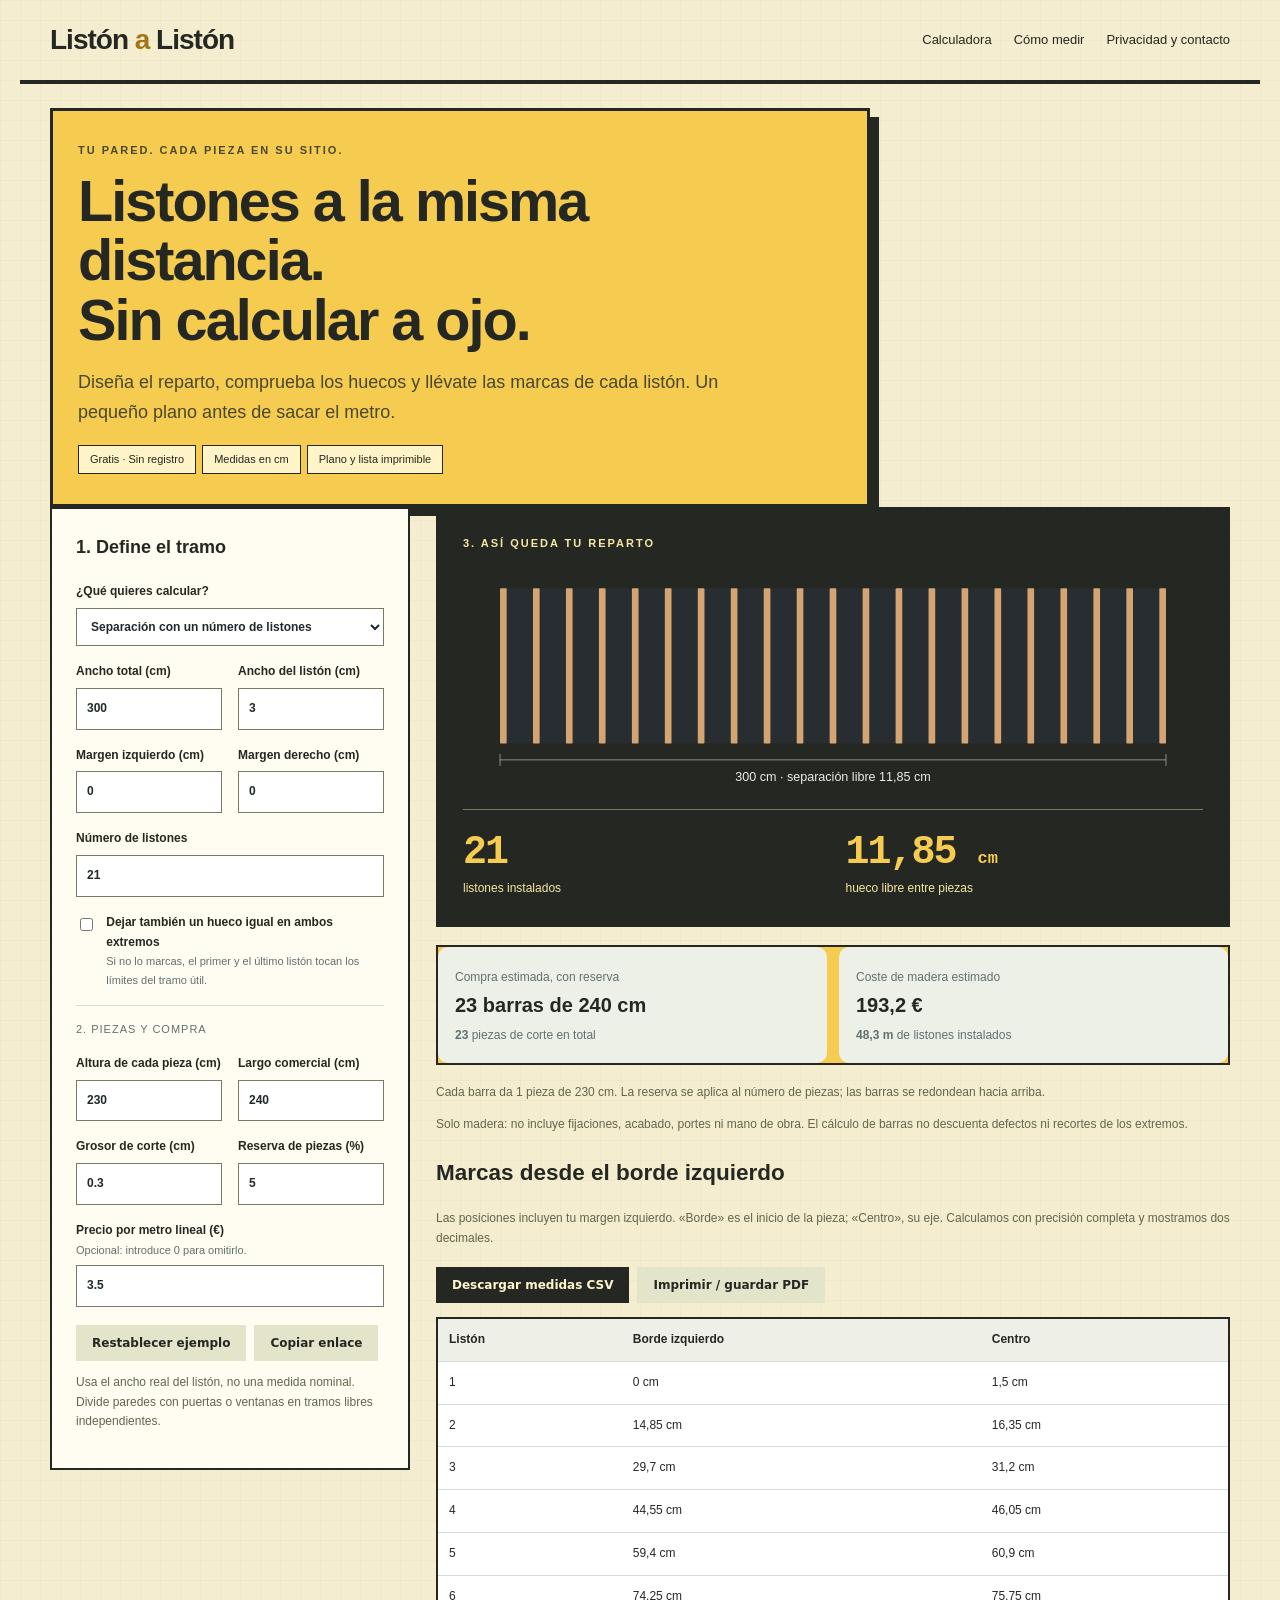
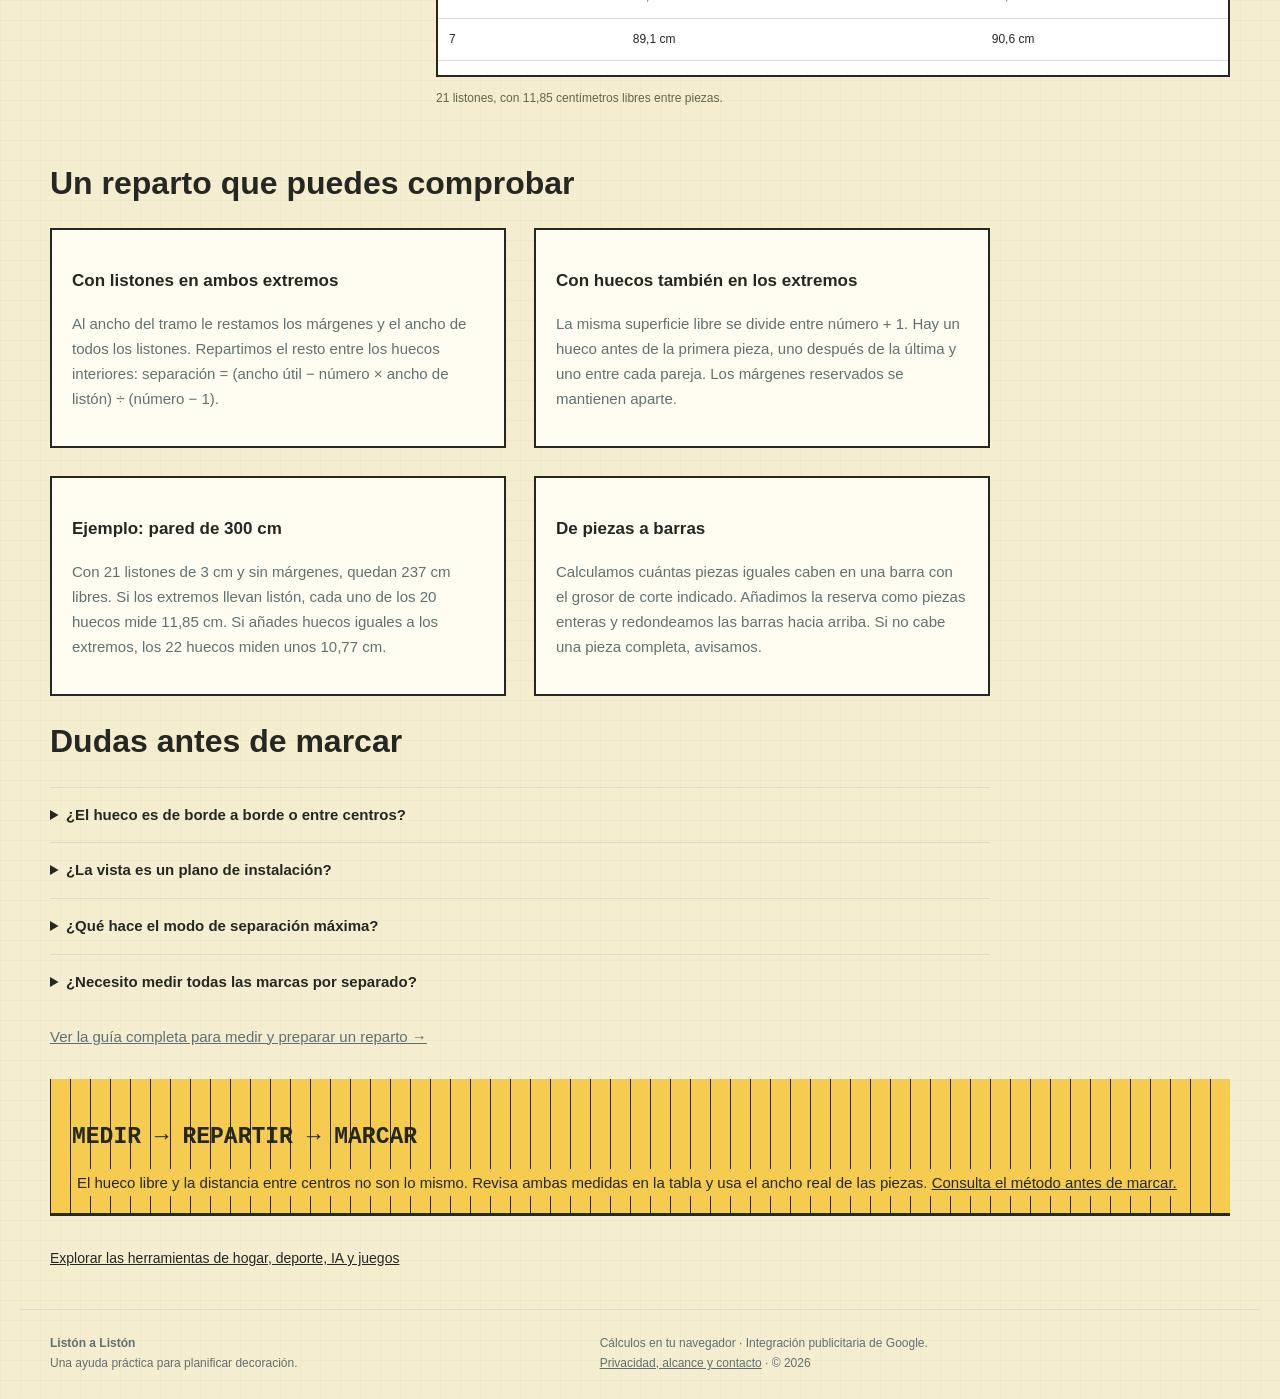
<file: index.html>
<!doctype html><html lang="es"><head><meta charset="utf-8"><meta name="viewport" content="width=device-width,initial-scale=1"><title>Calculadora de separación de listones de pared | Listón a Listón</title><meta name="description" content="Reparte listones decorativos a distancias iguales. Calcula separación, posiciones de marcado, piezas y barras. Plano visual y lista CSV gratis, sin registro."><link rel="canonical" href="https://ilga25.github.io/liston-a-liston/"><meta name="theme-color" content="#202a2c"><link rel="icon" href="favicon.svg?v=20261021-identidad2" type="image/svg+xml"><link rel="stylesheet" href="style.css?v=20261021-identidad2"><script src="calc.js?v=20261021-identidad2" defer></script><script src="app.js?v=20261021-identidad2" defer></script><script type="application/ld+json">{"@context":"https://schema.org","@type":"WebApplication","name":"Listón a Listón","applicationCategory":"UtilitiesApplication","operatingSystem":"Any","isAccessibleForFree":true,"inLanguage":"es","url":"https://ilga25.github.io/liston-a-liston/"}</script><!-- Google AdSense; el consentimiento se gestiona con el mensaje publicado de Google. -->
<script async src="https://pagead2.googlesyndication.com/pagead/js/adsbygoogle.js?client=ca-pub-2632653491273997" crossorigin="anonymous"></script>
<script src="privacy-options.js?v=20261021-identidad2" defer></script><meta property="og:url" content="https://ilga25.github.io/liston-a-liston/"><meta property="og:locale" content="es_ES"><meta name="twitter:card" content="summary"><meta property="og:title" content="Calculadora de separación de listones de pared | Listón a Listón"><meta property="og:type" content="website"><meta property="og:description" content="Reparte listones decorativos a distancias iguales. Calcula separación, posiciones de marcado, piezas y barras. Plano visual y lista CSV gratis, sin registro."></head><body>
<header><a href="./" class="logo">Listón <b>a</b> Listón</a><nav class="nav" aria-label="Principal"><a href="#calculadora">Calculadora</a><a href="como-repartir-listones.html">Cómo medir</a><a href="privacidad.html">Privacidad y contacto</a></nav></header><main><section class="intro"><div class="kicker">Tu pared. Cada pieza en su sitio.</div><h1>Listones a la misma distancia.<br>Sin calcular a ojo.</h1><p>Diseña el reparto, comprueba los huecos y llévate las marcas de cada listón. Un pequeño plano antes de sacar el metro.</p><span class="tag">Gratis · Sin registro</span><span class="tag">Medidas en cm</span><span class="tag">Plano y lista imprimible</span></section>
<section class="workspace" id="calculadora" aria-label="Calculadora de separación de listones"><div class="card"><h2>1. Define el tramo</h2><form><div class="fields">
<label class="full">¿Qué quieres calcular?<select name="mode"><option value="0">Separación con un número de listones</option><option value="1">Listones para un hueco máximo</option></select></label>
<label>Ancho total (cm)<input name="width" type="number" min="0.1" step="any" value="300" required></label><label>Ancho del listón (cm)<input name="slat" type="number" min="0.1" step="any" value="3" required></label>
<label>Margen izquierdo (cm)<input name="left" type="number" min="0" step="any" value="0" required></label><label>Margen derecho (cm)<input name="right" type="number" min="0" step="any" value="0" required></label>
<label id="number-field" class="full">Número de listones<input name="count" type="number" min="2" max="300" step="1" value="21" required></label>
<label id="gap-field" class="full" hidden>Separación máxima libre (cm)<input name="target" type="number" min="0.1" step="any" value="5" required></label>
<label class="full check"><input name="edges" type="checkbox"><span>Dejar también un hueco igual en ambos extremos<small>Si no lo marcas, el primer y el último listón tocan los límites del tramo útil.</small></span></label>
<div class="divider">2. Piezas y compra</div>
<label>Altura de cada pieza (cm)<input name="height" type="number" min="0.1" step="any" value="230" required></label><label>Largo comercial (cm)<input name="stock" type="number" min="0.1" step="any" value="240" required></label>
<label>Grosor de corte (cm)<input name="kerf" type="number" min="0" step="any" value="0.3" required></label><label>Reserva de piezas (%)<input name="waste" type="number" min="0" step="any" value="5" required></label>
<label class="full">Precio por metro lineal (€)<small>Opcional: introduce 0 para omitirlo.</small><input name="price" type="number" min="0" step="any" value="3.5" required></label>
</div><div class="actions"><button type="button" id="reset" class="secondary">Restablecer ejemplo</button><button type="button" id="share" class="secondary">Copiar enlace</button></div></form><p class="note">Usa el ancho real del listón, no una medida nominal. Divide paredes con puertas o ventanas en tramos libres independientes.</p></div>
<div><div id="error" class="error" role="alert" hidden></div><div id="result"><section class="visual"><div class="kicker">3. Así queda tu reparto</div><svg id="plan" viewBox="0 0 1000 310" role="img" aria-label="Reparto horizontal de los listones en la pared"></svg><div class="metrics"><div class="metric"><strong id="count-result">—</strong><span>listones instalados</span></div><div class="metric"><strong><b id="gap">—</b> <small>cm</small></strong><span>hueco libre entre piezas</span></div></div></section>
<div class="purchase"><div><span>Compra estimada, con reserva</span><strong id="bars">—</strong><span><b id="pieces">—</b> piezas de corte en total</span></div><div><span>Coste de madera estimado</span><strong id="cost">—</strong><span><b id="linear">—</b> de listones instalados</span></div></div><p class="note" id="cut-summary"></p><p class="note">Solo madera: no incluye fijaciones, acabado, portes ni mano de obra. El cálculo de barras no descuenta defectos ni recortes de los extremos.</p></div>
<h2>Marcas desde el borde izquierdo</h2><p class="note">Las posiciones incluyen tu margen izquierdo. «Borde» es el inicio de la pieza; «Centro», su eje. Calculamos con precisión completa y mostramos dos decimales.</p><div class="actions"><button type="button" id="csv">Descargar medidas CSV</button><button type="button" id="print" class="secondary">Imprimir / guardar PDF</button></div><div class="table-wrap"><table><thead><tr><th>Listón</th><th>Borde izquierdo</th><th>Centro</th></tr></thead><tbody></tbody></table></div><p id="status" role="status" class="note"></p></div></section>
<section class="guide"><h2>Un reparto que puedes comprobar</h2><div class="guide-grid"><article><h3>Con listones en ambos extremos</h3><p>Al ancho del tramo le restamos los márgenes y el ancho de todos los listones. Repartimos el resto entre los huecos interiores: separación = (ancho útil − número × ancho de listón) ÷ (número − 1).</p></article><article><h3>Con huecos también en los extremos</h3><p>La misma superficie libre se divide entre número + 1. Hay un hueco antes de la primera pieza, uno después de la última y uno entre cada pareja. Los márgenes reservados se mantienen aparte.</p></article><article><h3>Ejemplo: pared de 300 cm</h3><p>Con 21 listones de 3 cm y sin márgenes, quedan 237 cm libres. Si los extremos llevan listón, cada uno de los 20 huecos mide 11,85 cm. Si añades huecos iguales a los extremos, los 22 huecos miden unos 10,77 cm.</p></article><article><h3>De piezas a barras</h3><p>Calculamos cuántas piezas iguales caben en una barra con el grosor de corte indicado. Añadimos la reserva como piezas enteras y redondeamos las barras hacia arriba. Si no cabe una pieza completa, avisamos.</p></article></div>
<h2>Dudas antes de marcar</h2><details><summary>¿El hueco es de borde a borde o entre centros?</summary><p>El resultado grande es el hueco libre entre bordes de listones. La distancia entre sus centros es ese hueco más el ancho del listón. La tabla te muestra ambas posiciones de marcado desde el origen.</p></details><details><summary>¿La vista es un plano de instalación?</summary><p>La vista representa el reparto horizontal. No comprueba fijaciones, resistencia, instalaciones ocultas ni requisitos de una barandilla. Esta herramienta está pensada para revestimientos decorativos, no para elementos de protección.</p></details><details><summary>¿Qué hace el modo de separación máxima?</summary><p>Busca el menor número de listones, entre 2 y 300, que deje huecos iguales no mayores que tu objetivo. El hueco final puede ser menor. No aplica requisitos de normativa.</p></details><details><summary>¿Necesito medir todas las marcas por separado?</summary><p>La lista ofrece marcas acumuladas desde el mismo origen para que puedas comprobarlas antes de instalar. No sumes repetidamente una separación redondeada: podrías acumular un error.</p></details><p><a href="como-repartir-listones.html">Ver la guía completa para medir y preparar un reparto →</a></p></section><!-- EXTRA IDENTIDAD --><section class="workshop-strip"><h2>MEDIR → REPARTIR → MARCAR</h2><p>El hueco libre y la distancia entre centros no son lo mismo. Revisa ambas medidas en la tabla y usa el ancho real de las piezas. <a href="como-repartir-listones.html">Consulta el método antes de marcar.</a></p></section><p class="related-tool"><a href="https://ilga25.github.io/herramientas.html">Explorar las herramientas de hogar, deporte, IA y juegos</a></p><!-- FIN EXTRA IDENTIDAD --></main><footer><span><strong>Listón a Listón</strong><br>Una ayuda práctica para planificar decoración.</span><span>Cálculos en tu navegador · Integración publicitaria de Google.<br><a href="privacidad.html">Privacidad, alcance y contacto</a> · © 2026</span><div><button type="button" id="privacy-options" hidden style="font:inherit;color:inherit;background:transparent;border:1px solid currentColor;padding:5px 9px;border-radius:6px;cursor:pointer">Opciones de privacidad</button></div></footer></body></html>
</file>
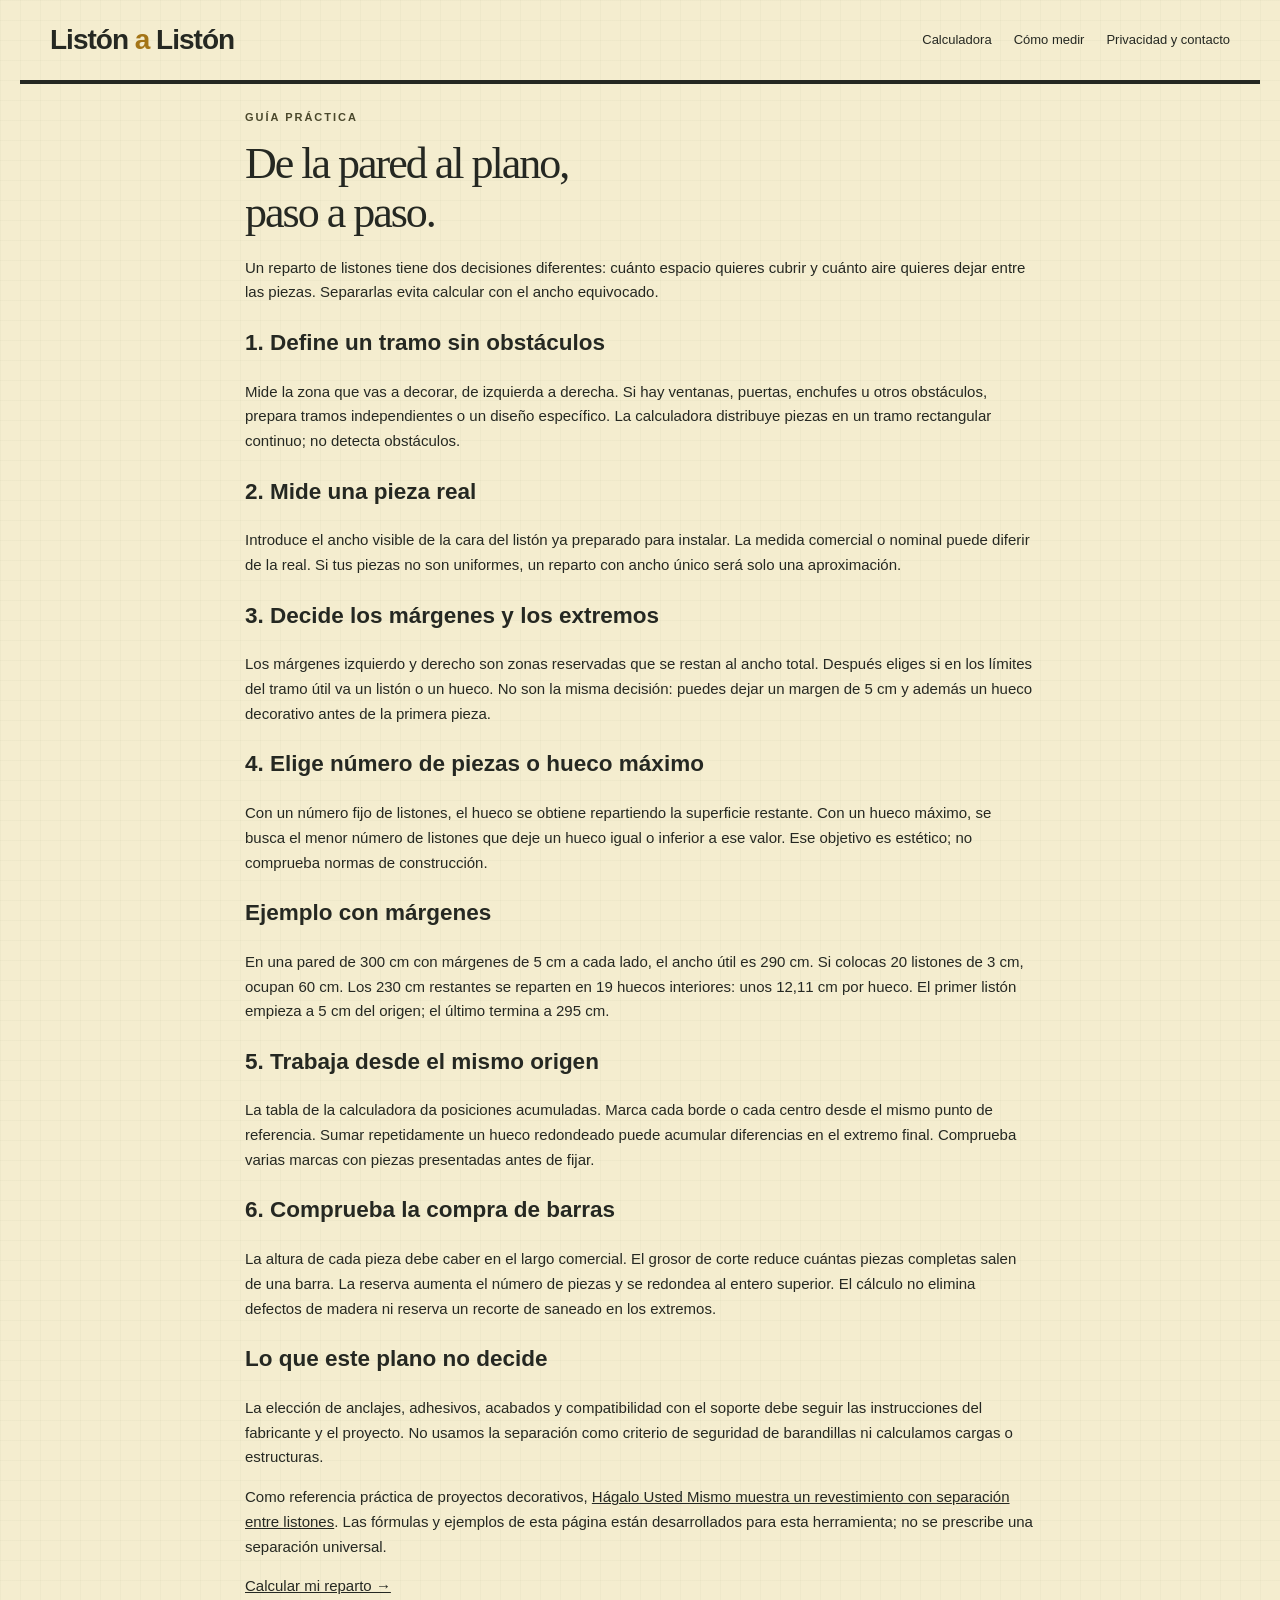
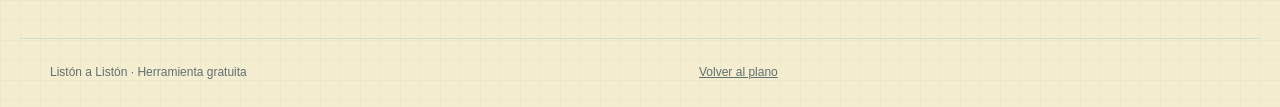
<file: como-repartir-listones.html>
<!doctype html><html lang="es"><head><meta charset="utf-8"><meta name="viewport" content="width=device-width,initial-scale=1"><title>Cómo medir y repartir listones en una pared | Listón a Listón</title><meta name="description" content="Guía de medidas reales, márgenes, huecos y marcas acumuladas para repartir listones decorativos. Ejemplos y método geométrico explicado."><link rel="canonical" href="https://ilga25.github.io/liston-a-liston/como-repartir-listones.html"><link rel="stylesheet" href="style.css?v=20261021-identidad2"><link rel="icon" href="favicon.svg?v=20261021-identidad2"><!-- Google AdSense; el consentimiento se gestiona con el mensaje publicado de Google. -->
<script async src="https://pagead2.googlesyndication.com/pagead/js/adsbygoogle.js?client=ca-pub-2632653491273997" crossorigin="anonymous"></script>
<script src="privacy-options.js?v=20261021-identidad2" defer></script><meta property="og:url" content="https://ilga25.github.io/liston-a-liston/como-repartir-listones.html"><meta property="og:locale" content="es_ES"><meta name="twitter:card" content="summary"><meta property="og:title" content="Cómo medir y repartir listones en una pared | Listón a Listón"><meta property="og:type" content="website"><meta property="og:description" content="Guía de medidas reales, márgenes, huecos y marcas acumuladas para repartir listones decorativos. Ejemplos y método geométrico explicado."></head><body><header><a class="logo" href="./">Listón <b>a</b> Listón</a><nav class="nav"><a href="./">Calculadora</a><a href="como-repartir-listones.html">Cómo medir</a><a href="privacidad.html">Privacidad y contacto</a></nav></header><main class="text-page"><div class="kicker">Guía práctica</div><h1>De la pared al plano,<br>paso a paso.</h1><p>Un reparto de listones tiene dos decisiones diferentes: cuánto espacio quieres cubrir y cuánto aire quieres dejar entre las piezas. Separarlas evita calcular con el ancho equivocado.</p><h2>1. Define un tramo sin obstáculos</h2><p>Mide la zona que vas a decorar, de izquierda a derecha. Si hay ventanas, puertas, enchufes u otros obstáculos, prepara tramos independientes o un diseño específico. La calculadora distribuye piezas en un tramo rectangular continuo; no detecta obstáculos.</p><h2>2. Mide una pieza real</h2><p>Introduce el ancho visible de la cara del listón ya preparado para instalar. La medida comercial o nominal puede diferir de la real. Si tus piezas no son uniformes, un reparto con ancho único será solo una aproximación.</p><h2>3. Decide los márgenes y los extremos</h2><p>Los márgenes izquierdo y derecho son zonas reservadas que se restan al ancho total. Después eliges si en los límites del tramo útil va un listón o un hueco. No son la misma decisión: puedes dejar un margen de 5 cm y además un hueco decorativo antes de la primera pieza.</p><h2>4. Elige número de piezas o hueco máximo</h2><p>Con un número fijo de listones, el hueco se obtiene repartiendo la superficie restante. Con un hueco máximo, se busca el menor número de listones que deje un hueco igual o inferior a ese valor. Ese objetivo es estético; no comprueba normas de construcción.</p><h2>Ejemplo con márgenes</h2><p>En una pared de 300 cm con márgenes de 5 cm a cada lado, el ancho útil es 290 cm. Si colocas 20 listones de 3 cm, ocupan 60 cm. Los 230 cm restantes se reparten en 19 huecos interiores: unos 12,11 cm por hueco. El primer listón empieza a 5 cm del origen; el último termina a 295 cm.</p><h2>5. Trabaja desde el mismo origen</h2><p>La tabla de la calculadora da posiciones acumuladas. Marca cada borde o cada centro desde el mismo punto de referencia. Sumar repetidamente un hueco redondeado puede acumular diferencias en el extremo final. Comprueba varias marcas con piezas presentadas antes de fijar.</p><h2>6. Comprueba la compra de barras</h2><p>La altura de cada pieza debe caber en el largo comercial. El grosor de corte reduce cuántas piezas completas salen de una barra. La reserva aumenta el número de piezas y se redondea al entero superior. El cálculo no elimina defectos de madera ni reserva un recorte de saneado en los extremos.</p><h2>Lo que este plano no decide</h2><p>La elección de anclajes, adhesivos, acabados y compatibilidad con el soporte debe seguir las instrucciones del fabricante y el proyecto. No usamos la separación como criterio de seguridad de barandillas ni calculamos cargas o estructuras.</p><p>Como referencia práctica de proyectos decorativos, <a href="https://www.hagaloustedmismo.cl/proyectos/renueva-el-muro-de-tu-dormitorio-sin-perforar.html" rel="noreferrer">Hágalo Usted Mismo muestra un revestimiento con separación entre listones</a>. Las fórmulas y ejemplos de esta página están desarrollados para esta herramienta; no se prescribe una separación universal.</p><p><a href="./">Calcular mi reparto →</a></p></main><footer><span>Listón a Listón · Herramienta gratuita</span><a href="./">Volver al plano</a><div><button type="button" id="privacy-options" hidden style="font:inherit;color:inherit;background:transparent;border:1px solid currentColor;padding:5px 9px;border-radius:6px;cursor:pointer">Opciones de privacidad</button></div></footer></body></html>
</file>
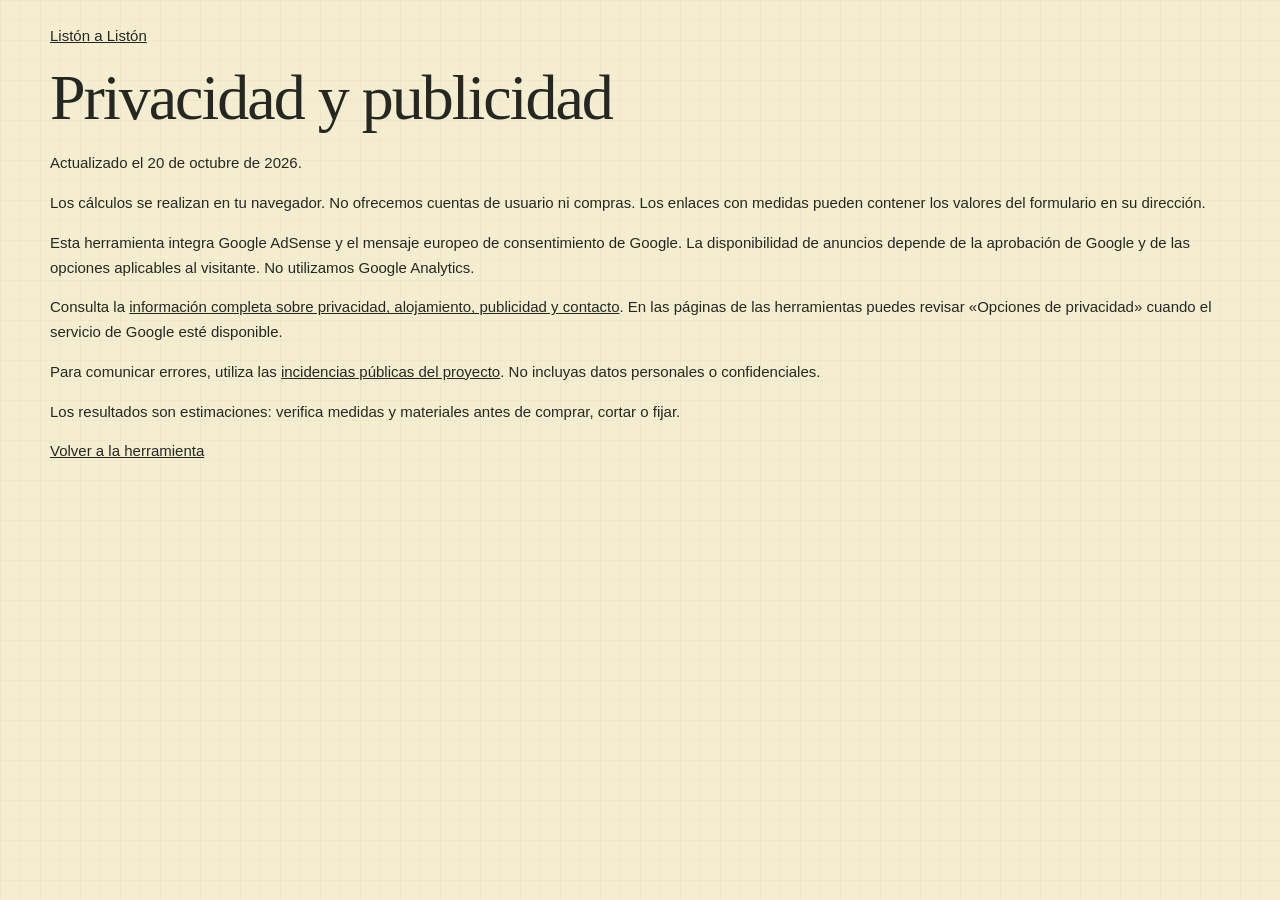
<file: privacidad.html>
<!doctype html><html lang="es"><head><meta charset="utf-8"><meta name="viewport" content="width=device-width,initial-scale=1"><title>Privacidad y publicidad | Listón a Listón</title><link rel="canonical" href="https://ilga25.github.io/liston-a-liston/privacidad.html"><link rel="stylesheet" href="style.css?v=20261021-identidad2"><meta name="description" content="Privacidad, alcance y contacto de Listón a Listón. Información sobre cálculos locales, alojamiento y publicidad."><meta property="og:url" content="https://ilga25.github.io/liston-a-liston/privacidad.html"><meta property="og:locale" content="es_ES"><meta name="twitter:card" content="summary"><meta property="og:title" content="Privacidad y publicidad | Listón a Listón"><meta property="og:type" content="website"></head><body><main><a href="./">Listón a Listón</a><h1>Privacidad y publicidad</h1><p>Actualizado el 20 de octubre de 2026.</p><p>Los cálculos se realizan en tu navegador. No ofrecemos cuentas de usuario ni compras. Los enlaces con medidas pueden contener los valores del formulario en su dirección.</p><p>Esta herramienta integra Google AdSense y el mensaje europeo de consentimiento de Google. La disponibilidad de anuncios depende de la aprobación de Google y de las opciones aplicables al visitante. No utilizamos Google Analytics.</p><p>Consulta la <a href="https://ilga25.github.io/privacidad-herramientas.html">información completa sobre privacidad, alojamiento, publicidad y contacto</a>. En las páginas de las herramientas puedes revisar «Opciones de privacidad» cuando el servicio de Google esté disponible.</p><p>Para comunicar errores, utiliza las <a href="https://github.com/ilga25/liston-a-liston/issues">incidencias públicas del proyecto</a>. No incluyas datos personales o confidenciales.</p><p>Los resultados son estimaciones: verifica medidas y materiales antes de comprar, cortar o fijar.</p><p><a href="./">Volver a la herramienta</a></p></main></body></html>
</file>
<file: style.css>
:root{--paper:#f4f0e9;--ink:#202a2c;--muted:#617071;--line:#d9dcd5;--orange:#e7b179}*{box-sizing:border-box}body{margin:0;background:var(--paper);color:var(--ink);font:15px/1.65 system-ui,sans-serif}a{color:inherit}header,main,footer{max-width:1240px;margin:auto;padding:24px 30px}header{display:flex;justify-content:space-between;align-items:center;border-bottom:1px solid var(--line)}.logo{font-size:23px;font-weight:800;text-decoration:none;letter-spacing:-1px}.logo b{color:#af6733}.nav{display:flex;gap:22px;font-size:13px}.nav a{text-decoration:none}.intro{padding:20px 0 30px;max-width:820px}.kicker{font-size:11px;letter-spacing:2px;text-transform:uppercase;font-weight:750;color:#9c5a2c}h1{font-family:Georgia,serif;font-size:clamp(38px,5vw,64px);font-weight:400;letter-spacing:-2px;line-height:1.12;margin:13px 0 18px}.intro p{font-size:18px;color:var(--muted);max-width:680px}.tag{display:inline-block;border:1px solid #cfd5cc;border-radius:30px;font-size:11px;padding:4px 11px;margin-right:6px}.workspace{display:grid;grid-template-columns:360px 1fr;gap:26px;align-items:start}.card{background:#fffdf9;border:1px solid var(--line);border-radius:14px;padding:24px}.card h2{font-size:18px;margin:0 0 20px}.fields{display:grid;grid-template-columns:1fr 1fr;gap:16px}.full{grid-column:1/-1}label{font-size:12px;font-weight:650;display:block}label small{font-weight:400;color:var(--muted);display:block;font-size:11px}input,select{display:block;width:100%;border:1px solid #cbd3cb;border-radius:7px;padding:10px;margin-top:6px;background:white;color:var(--ink);font:inherit;min-width:0}input:focus,select:focus{outline:2px solid #aa703e;outline-offset:1px}.check{display:flex;align-items:flex-start;gap:10px}.check input{width:17px;height:17px;margin-top:3px}.divider{grid-column:1/-1;border-top:1px solid var(--line);padding-top:14px;font-size:11px;text-transform:uppercase;letter-spacing:1px;color:var(--muted)}button{border:0;background:var(--ink);color:white;padding:11px 16px;border-radius:7px;cursor:pointer;font:600 12px system-ui}button.secondary{background:#e9ece4;color:var(--ink)}button:disabled{opacity:.4;cursor:default}.actions{display:flex;flex-wrap:wrap;gap:8px;margin-top:18px}.visual{background:var(--ink);border-radius:15px;padding:25px;color:#f9f6ee}.visual .kicker{color:var(--orange)}svg#plan{width:100%;height:auto;display:block;margin:14px 0}.metrics{display:grid;grid-template-columns:1fr 1fr;border-top:1px solid #566262;padding-top:20px;gap:25px}.metric strong{display:block;font-size:46px;line-height:1.2;font-weight:500;letter-spacing:-2px}.metric span{font-size:12px;color:#c6d2cc}.metric small{font-size:17px;letter-spacing:0}.purchase{display:grid;grid-template-columns:1fr 1fr;gap:12px;margin:18px 0}.purchase div{background:#edf0e7;padding:17px;border-radius:10px}.purchase strong{display:block;font-size:20px}.purchase span{font-size:12px;color:var(--muted)}.note{font-size:12px;color:var(--muted)}.error{background:#ffe8db;color:#763c23;padding:18px;border-radius:8px}.table-wrap{max-height:360px;overflow:auto;border:1px solid var(--line);border-radius:10px;margin-top:14px;background:white}table{border-collapse:collapse;width:100%;font-size:12px}th,td{text-align:left;padding:11px;border-bottom:1px solid var(--line)}th{position:sticky;top:0;background:#eef0e8;font-weight:650}.guide{margin-top:44px;max-width:940px}.guide h2{font:32px Georgia,serif}.guide h3{font-size:17px}.guide p{color:var(--muted)}.guide-grid{display:grid;grid-template-columns:1fr 1fr;gap:28px}.guide-grid article{border-top:1px solid #ccd3c8}details{border-top:1px solid var(--line);padding:15px 0}summary{cursor:pointer;font-weight:650}footer{border-top:1px solid var(--line);font-size:12px;color:var(--muted);display:flex;justify-content:space-between;gap:30px}.text-page{max-width:850px}.text-page h1{font-size:44px}@media(max-width:800px){header{flex-direction:column;align-items:start;gap:15px}header,main,footer{padding:22px 18px}.workspace{grid-template-columns:1fr}.fields{grid-template-columns:1fr 1fr}.guide-grid{grid-template-columns:1fr;gap:12px}.purchase{grid-template-columns:1fr}.visual{padding:20px}.metric strong{font-size:37px}footer{flex-direction:column}.nav{gap:17px}}@media print{header,.actions,footer,.guide,.intro .tag{display:none}body{background:white}.workspace{display:block}.fields{grid-template-columns:repeat(4,1fr);gap:6px}.card{padding:10px}.visual{background:#eee;color:black;break-inside:avoid}.visual text{fill:black}.visual .kicker,.metric span{color:black}.table-wrap{overflow:visible;max-height:none}h1{font-size:28px}.purchase div{background:white}.metric strong{font-size:30px}}
[hidden]{display:none!important}



/* IDENTIDAD PROPIA 2026-10-21 */

.hero-copy{min-width:0}.brand-art{min-width:0;align-self:center}.brand-art svg{display:block;width:100%;height:220px}.feature-strip{display:flex;flex-wrap:wrap;gap:12px;padding:20px 0;margin:16px 0 26px;border-block:1px solid currentColor}.feature-strip span{font-size:12px;font-weight:700;letter-spacing:.8px}.feature-strip a{color:inherit}#feature-viz{margin:0 0 24px;padding:22px;background:color-mix(in srgb,var(--accent) 7%,transparent);border-radius:12px}.viz-title{font-size:11px;font-weight:800;letter-spacing:1.5px;margin:0 0 16px}.viz-caption{font-size:12px;line-height:1.7}.stack{display:flex;height:35px;overflow:hidden;border:1px solid currentColor;border-radius:6px}.stack i{display:block;min-width:0}.viz-key{display:flex;gap:15px;flex-wrap:wrap;margin-top:15px;font-size:12px}.viz-key span{display:flex;align-items:center;gap:6px}.viz-key i{width:10px;height:10px;border-radius:50%}.round-path{display:flex;flex-wrap:wrap;gap:10px}.round-path span{display:flex;flex-direction:column;padding:14px;border:1px solid currentColor;font-size:12px}.round-path b{font-size:23px}.pool-lanes{display:grid;grid-template-columns:repeat(4,1fr);gap:5px;background:#1f9fb3;padding:12px;border:4px solid #91dce4}.pool-lanes span{display:flex;justify-content:space-between;padding:9px 5px;border-bottom:2px dashed #d8f4f1;font-size:12px;color:white;gap:6px}.pool-lanes em{font-style:normal}.minute-bars{display:grid;gap:8px}.minute-bars>div,.chance-bars>div{display:grid;grid-template-columns:35px 1fr 55px;align-items:center;gap:9px;font-size:12px}.minute-bars i,.chance-bars i{height:15px;background:linear-gradient(to right,var(--accent) var(--fill),#8a9a9c20 var(--fill));border-radius:3px}.chance-bars{display:grid;gap:12px}.chance-bars>div{grid-template-columns:28px 1fr 75px}.editor-legend{display:flex;gap:18px;font:12px ui-monospace,monospace;flex-wrap:wrap}.faq-custom{margin:45px 0;max-width:850px}.faq-custom details{padding:17px 0;border-top:1px solid currentColor}.faq-custom summary{font-weight:700;cursor:pointer}.faq-custom p{font-size:14px;line-height:1.8}.related-tool{font-size:14px;line-height:1.8;margin-top:25px}#feature-viz svg{width:100%;max-height:340px;display:block}header a,button{transition:transform .16s ease,background .16s ease}button:hover{transform:translateY(-1px)}@media(prefers-reduced-motion:reduce){*{transition:none!important;scroll-behavior:auto!important}}@media(max-width:800px){.hero{grid-template-columns:1fr!important;padding:24px!important}.brand-art svg{height:150px}.fields{grid-template-columns:1fr 1fr!important}.workspace{grid-template-columns:1fr!important}.inputs,.output{order:initial!important}.metrics{gap:18px}.hero h1{font-size:40px!important;letter-spacing:-1px!important}.pool-lanes{grid-template-columns:repeat(2,1fr)}.feature-strip{gap:10px}header{position:static!important}}@media(max-width:430px){.fields{grid-template-columns:1fr!important}.hero h1{font-size:35px!important}.hero{padding:20px!important}.panel{padding:18px!important}nav{gap:12px!important}}@media print{.brand-art,.feature-strip,.faq-custom,.related-tool{display:none!important}#feature-viz{break-inside:avoid;color:black!important;background:white!important}.stack{height:18px}body,.panel,.output,.inputs{background:white!important;color:black!important}.small,.viz-caption,.viz-title{color:black!important}}

@media(max-width:800px){.cards{grid-template-columns:1fr!important}.cards article{min-width:0;overflow-wrap:anywhere}.reading{max-width:100%}nav{flex-wrap:wrap!important}}


body{background:#f4edcf;color:#252822;font-family:Arial,sans-serif;background-image:linear-gradient(#6e76500a 1px,transparent 1px),linear-gradient(90deg,#6e76500a 1px,transparent 1px);background-size:20px 20px}header{border-bottom:4px solid #252822}.logo{font:900 28px Arial,sans-serif}.logo b{color:#a47517}.intro{padding:30px 25px;background:#f5cb50;border:3px solid #252822;box-shadow:9px 9px 0 #252822}.intro h1{font:900 clamp(38px,4.5vw,64px)/1.03 Arial,sans-serif;letter-spacing:-2px;color:#252822}.intro p,.kicker{color:#4a482c}.tag{border:1px solid #252822!important;background:#fff4c7!important;border-radius:0!important}.card{border:2px solid #252822!important;border-radius:0!important;background:#fffdf1!important}.visual{background:#252822!important;color:#f8e8a5!important;border:2px solid #252822;border-radius:0!important}.visual .kicker,.visual .metric span{color:#f8e8a5}.metrics{border-color:#767b5d}.metric strong{font:800 40px ui-monospace,monospace;color:#f5cb50}.purchase{background:#f5cb50!important;border-radius:0!important;color:#252822!important;border:2px solid #252822}.purchase strong{color:#252822!important}.table-wrap{border:2px solid #252822;border-radius:0!important}thead{background:#f5cb50!important}.guide-grid article{border:2px solid #252822!important;padding:20px;background:#fffdf1}.guide h2,h2{font-family:Arial,sans-serif;font-weight:800}.fields input,.fields select{border-radius:0!important;border-color:#777a64!important}button{background:#252822!important;color:#fff6ce!important;border-radius:0!important}.secondary{background:#e3e4c9!important;color:#252822!important}.workshop-strip{background:repeating-linear-gradient(90deg,#252822 0 1px,transparent 1px 20px),#f5cb50;padding:26px 22px 15px;border-bottom:3px solid #252822;margin:30px 0}.workshop-strip h2{font:800 23px ui-monospace,monospace}.workshop-strip p{background:#f5cb50;display:inline;padding:5px;line-height:1.9}.note{color:#62654e}@media(max-width:760px){.intro{padding:22px}.intro h1{font-size:39px}}

@media print{thead,tbody tr:nth-child(even),th,td{background:white!important;color:black!important}.atelier-note,.workshop-strip,.gallery-note,.blueprint-note,#feature-viz{display:none!important}}
</file>
